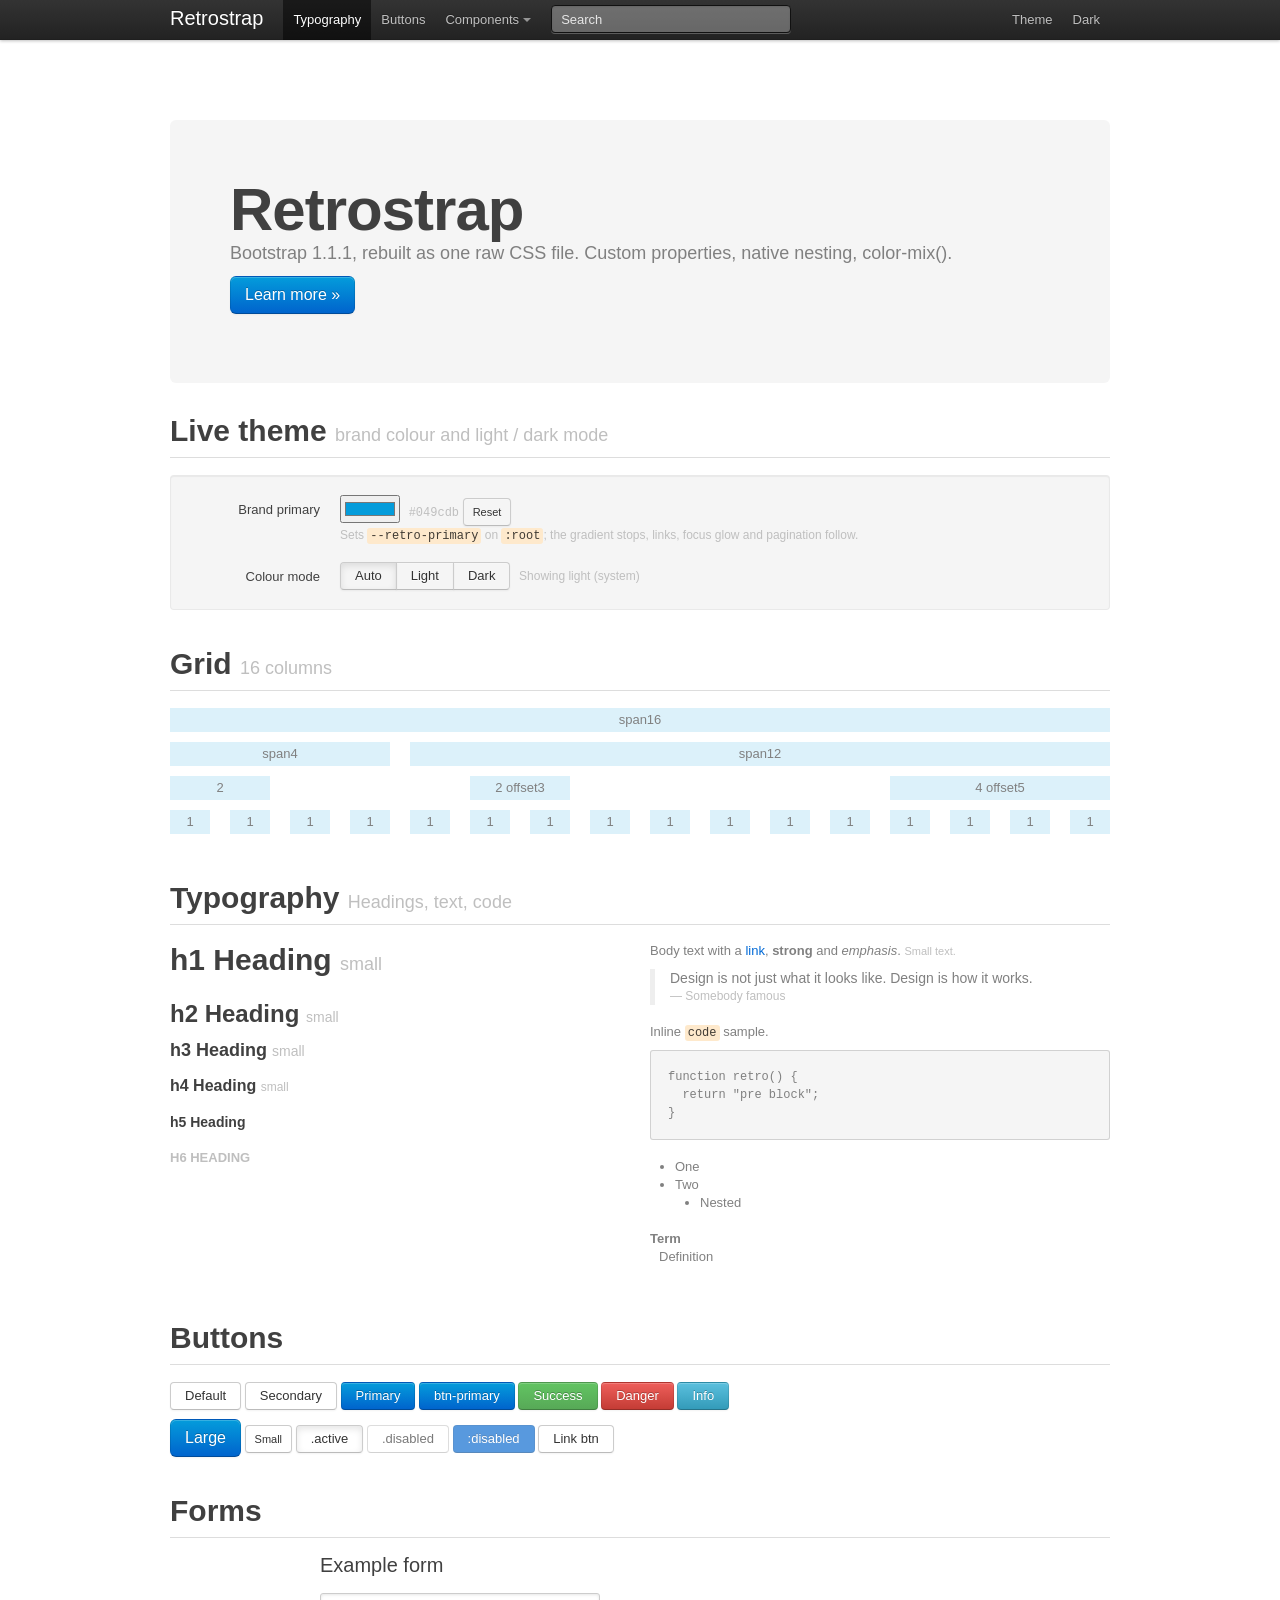
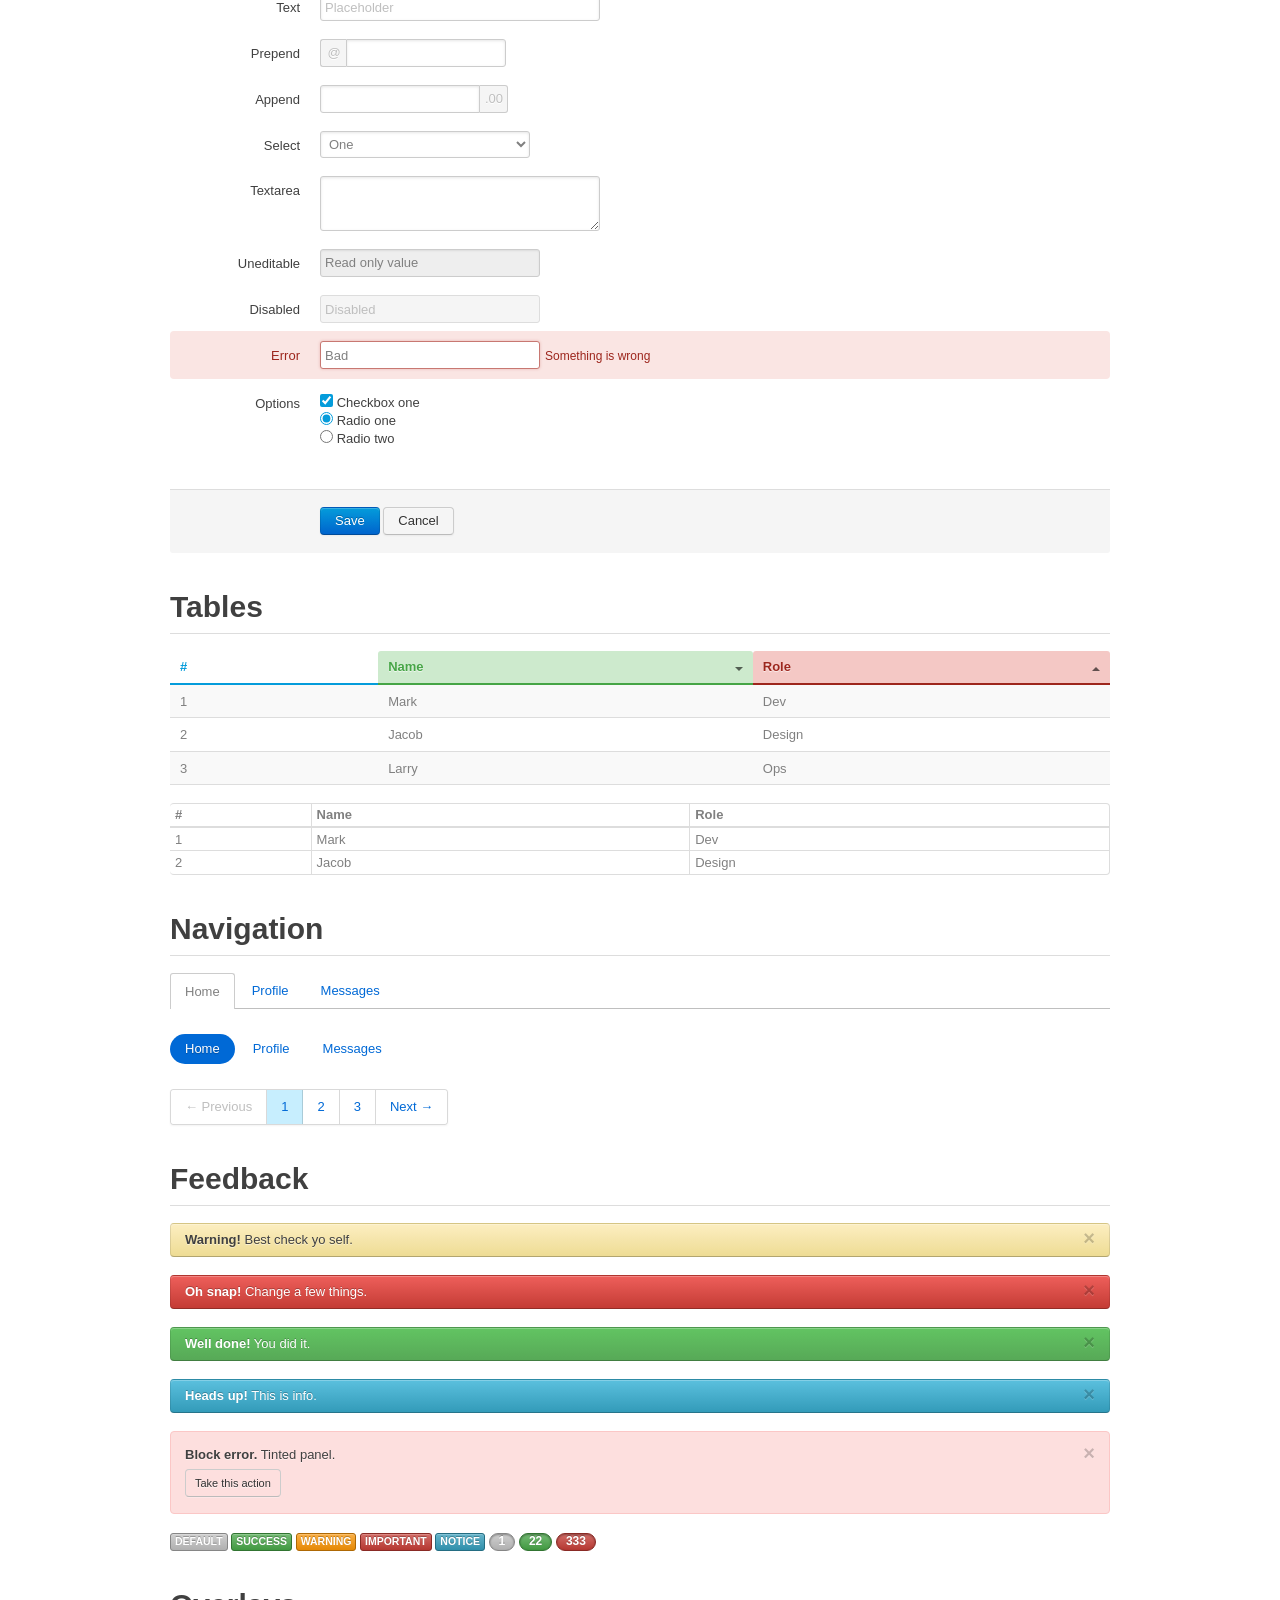
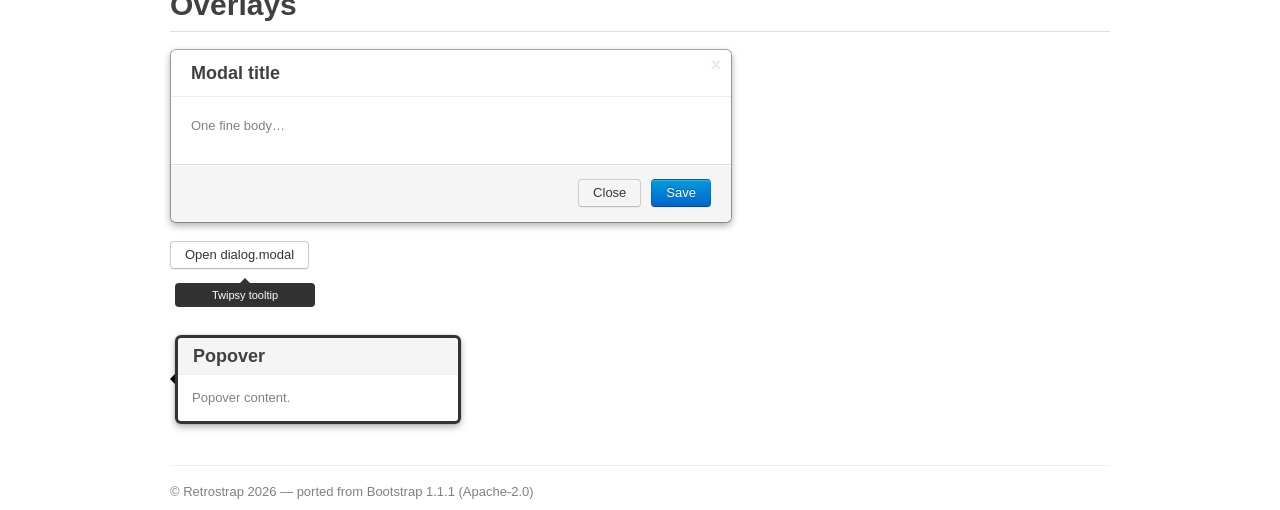
<file: retrostrap-demo.html>
<!DOCTYPE html>
<html lang="en">
<head>
  <meta charset="utf-8">
  <meta name="viewport" content="width=device-width, initial-scale=1">
  <title>Retrostrap demo</title>
  <script>
    /* Apply the saved theme before first paint to avoid a flash */
    try {
      const html = document.documentElement;
      const mode = localStorage.getItem('retro-mode');
      const brand = localStorage.getItem('retro-brand');
      if (mode === 'light' || mode === 'dark') html.dataset.theme = mode;
      if (brand) { html.dataset.retroBrand = 'derived'; html.style.setProperty('--retro-primary', brand); }
    } catch (e) {}
  </script>
  <link rel="stylesheet" href="retrostrap.css">
  <style>
    body { padding-top: 60px; }
    .swatch { width: 60px; padding: 2px; height: 28px; cursor: pointer; }
    .hex { font-family: var(--retro-font-mono); }
    section { margin-bottom: 36px; }
    .demo-row div[class*="span"] { background: color-mix(in srgb, var(--retro-primary) 14%, var(--retro-bg)); text-align: center; line-height: 24px; margin-bottom: 10px; }
    .static { position: relative; top: auto; left: auto; transform: none; margin: 0 0 18px; }
    .popover.static-pop { display: block; position: relative; width: 300px; margin-bottom: 18px; }
    .twipsy.static-tip { position: relative; display: block; width: 140px; margin: 0 0 18px; }
    .mode-group { display: inline-flex; }
    .mode-group .btn { border-radius: 0; margin-left: -1px; }
    .mode-group .btn:first-child { border-radius: 4px 0 0 4px; margin-left: 0; }
    .mode-group .btn:last-child { border-radius: 0 4px 4px 0; }
  </style>
</head>
<body>

<div class="topbar">
  <div class="fill">
    <div class="container">
      <h3><a href="#">Retrostrap</a></h3>
      <ul class="primary-nav">
        <li class="active"><a href="#typography">Typography</a></li>
        <li><a href="#buttons">Buttons</a></li>
        <li class="menu">
          <a href="#" class="menu">Components</a>
          <ul>
            <li><a href="#forms">Forms</a></li>
            <li><a href="#tables">Tables</a></li>
            <li class="divider"></li>
            <li><span>More</span></li>
            <li><a href="#overlays">Overlays</a></li>
          </ul>
        </li>
      </ul>
      <form action=""><input type="text" placeholder="Search"></form>
      <ul class="secondary-nav">
        <li><a href="#theme">Theme</a></li>
        <li><a href="#" id="mode-toggle" role="button" aria-pressed="false">Dark</a></li>
      </ul>
    </div>
  </div>
</div>

<div class="container">

  <div class="hero-unit">
    <h1>Retrostrap</h1>
    <p>Bootstrap 1.1.1, rebuilt as one raw CSS file. Custom properties, native nesting, color-mix().</p>
    <p><a class="btn primary large" href="#">Learn more &raquo;</a></p>
  </div>

  <section id="theme">
    <div class="page-header"><h1>Live theme <small>brand colour and light / dark mode</small></h1></div>
    <div class="well">
      <div class="clearfix">
        <label for="t-brand">Brand primary</label>
        <div class="input">
          <input class="swatch" id="t-brand" type="color" value="#049cdb">
          <span class="help-inline hex" id="t-brand-hex">#049cdb</span>
          <button class="btn small" type="button" id="t-brand-reset">Reset</button>
          <span class="help-block">Sets <code>--retro-primary</code> on <code>:root</code>; the gradient stops, links, focus glow and pagination follow.</span>
        </div>
      </div>
      <div class="clearfix" style="margin-bottom:0">
        <label>Colour mode</label>
        <div class="input">
          <span class="mode-group" role="group" aria-label="Colour mode">
            <button class="btn" type="button" data-mode="auto">Auto</button>
            <button class="btn" type="button" data-mode="light">Light</button>
            <button class="btn" type="button" data-mode="dark">Dark</button>
          </span>
          <span class="help-inline" id="t-mode-note"></span>
        </div>
      </div>
    </div>
  </section>

  <section id="grid">
    <div class="page-header"><h1>Grid <small>16 columns</small></h1></div>
    <div class="row demo-row">
      <div class="span16">span16</div>
    </div>
    <div class="row demo-row">
      <div class="span4">span4</div><div class="span12">span12</div>
    </div>
    <div class="row demo-row">
      <div class="span2">2</div><div class="span2 offset3">2 offset3</div><div class="span4 offset5">4 offset5</div>
    </div>
    <div class="row demo-row">
      <div class="span1">1</div><div class="span1">1</div><div class="span1">1</div><div class="span1">1</div>
      <div class="span1">1</div><div class="span1">1</div><div class="span1">1</div><div class="span1">1</div>
      <div class="span1">1</div><div class="span1">1</div><div class="span1">1</div><div class="span1">1</div>
      <div class="span1">1</div><div class="span1">1</div><div class="span1">1</div><div class="span1">1</div>
    </div>
  </section>

  <section id="typography">
    <div class="page-header"><h1>Typography <small>Headings, text, code</small></h1></div>
    <div class="row">
      <div class="span8">
        <h1>h1 Heading <small>small</small></h1>
        <h2>h2 Heading <small>small</small></h2>
        <h3>h3 Heading <small>small</small></h3>
        <h4>h4 Heading <small>small</small></h4>
        <h5>h5 Heading</h5>
        <h6>h6 Heading</h6>
      </div>
      <div class="span8">
        <p>Body text with a <a href="#">link</a>, <strong>strong</strong> and <em>emphasis</em>. <small>Small text.</small></p>
        <blockquote><p>Design is not just what it looks like. Design is how it works.</p><small>Somebody famous</small></blockquote>
        <p>Inline <code>code</code> sample.</p>
        <pre>function retro() {
  return "pre block";
}</pre>
        <ul><li>One</li><li>Two<ul><li>Nested</li></ul></li></ul>
        <dl><dt>Term</dt><dd>Definition</dd></dl>
      </div>
    </div>
  </section>

  <section id="buttons">
    <div class="page-header"><h1>Buttons</h1></div>
    <p>
      <button class="btn" type="button">Default</button>
      <button class="btn btn-secondary" type="button">Secondary</button>
      <button class="btn primary" type="button">Primary</button>
      <button class="btn btn-primary" type="button">btn-primary</button>
      <button class="btn success" type="button">Success</button>
      <button class="btn danger" type="button">Danger</button>
      <button class="btn info" type="button">Info</button>
    </p>
    <p>
      <button class="btn large primary" type="button">Large</button>
      <button class="btn small" type="button">Small</button>
      <button class="btn active" type="button">.active</button>
      <button class="btn disabled" type="button">.disabled</button>
      <button class="btn primary" type="button" disabled>:disabled</button>
      <a class="btn" href="#">Link btn</a>
    </p>
  </section>

  <section id="forms">
    <div class="page-header"><h1>Forms</h1></div>
    <form>
      <fieldset>
        <legend>Example form</legend>
        <div class="clearfix"><label for="x1">Text</label><div class="input"><input id="x1" class="xlarge" type="text" placeholder="Placeholder"></div></div>
        <div class="clearfix"><label for="x2">Prepend</label><div class="input"><div class="input-prepend"><span class="add-on">@</span><input id="x2" class="medium" type="text"></div></div></div>
        <div class="clearfix"><label for="x3">Append</label><div class="input"><div class="input-append"><input id="x3" class="medium" type="text"><span class="add-on">.00</span></div></div></div>
        <div class="clearfix"><label for="x4">Select</label><div class="input"><select id="x4"><option>One</option><option>Two</option></select></div></div>
        <div class="clearfix"><label for="x5">Textarea</label><div class="input"><textarea id="x5" class="xlarge" rows="3"></textarea></div></div>
        <div class="clearfix"><label for="x6">Uneditable</label><div class="input"><span class="uneditable-input">Read only value</span></div></div>
        <div class="clearfix"><label for="x7">Disabled</label><div class="input"><input id="x7" type="text" disabled value="Disabled"></div></div>
        <div class="clearfix error"><label for="x8">Error</label><div class="input"><input id="x8" type="text" value="Bad"><span class="help-inline">Something is wrong</span></div></div>
        <div class="clearfix"><label>Options</label><div class="input"><ul class="inputs-list">
          <li><label><input type="checkbox" checked> <span>Checkbox one</span></label></li>
          <li><label><input type="radio" name="r" checked> <span>Radio one</span></label></li>
          <li><label><input type="radio" name="r"> <span>Radio two</span></label></li>
        </ul></div></div>
      </fieldset>
      <div class="actions"><button class="btn primary" type="submit">Save</button>&nbsp;<button class="btn" type="reset">Cancel</button></div>
    </form>
  </section>

  <section id="tables">
    <div class="page-header"><h1>Tables</h1></div>
    <table class="zebra-striped">
      <thead><tr><th class="header blue">#</th><th class="header headerSortUp green">Name</th><th class="header headerSortDown red">Role</th></tr></thead>
      <tbody>
        <tr><td>1</td><td>Mark</td><td>Dev</td></tr>
        <tr><td>2</td><td>Jacob</td><td>Design</td></tr>
        <tr><td>3</td><td>Larry</td><td>Ops</td></tr>
      </tbody>
    </table>
    <table class="bordered-table condensed-table">
      <thead><tr><th>#</th><th>Name</th><th>Role</th></tr></thead>
      <tbody><tr><td>1</td><td>Mark</td><td>Dev</td></tr><tr><td>2</td><td>Jacob</td><td>Design</td></tr></tbody>
    </table>
  </section>

  <section id="navigation">
    <div class="page-header"><h1>Navigation</h1></div>
    <ul class="tabs"><li class="active"><a href="#">Home</a></li><li><a href="#">Profile</a></li><li><a href="#">Messages</a></li></ul>
    <ul class="pills"><li class="active"><a href="#">Home</a></li><li><a href="#">Profile</a></li><li><a href="#">Messages</a></li></ul>
    <div class="pagination"><ul>
      <li class="prev disabled"><a href="#">&larr; Previous</a></li>
      <li class="active"><a href="#">1</a></li><li><a href="#">2</a></li><li><a href="#">3</a></li>
      <li class="next"><a href="#">Next &rarr;</a></li>
    </ul></div>
  </section>

  <section id="feedback">
    <div class="page-header"><h1>Feedback</h1></div>
    <div class="alert-message warning"><a class="close" href="#">&times;</a><p><strong>Warning!</strong> Best check yo self.</p></div>
    <div class="alert-message danger"><a class="close" href="#">&times;</a><p><strong>Oh snap!</strong> Change a few things.</p></div>
    <div class="alert-message success"><a class="close" href="#">&times;</a><p><strong>Well done!</strong> You did it.</p></div>
    <div class="alert-message info"><a class="close" href="#">&times;</a><p><strong>Heads up!</strong> This is info.</p></div>
    <div class="alert-message block-message error"><a class="close" href="#">&times;</a><p><strong>Block error.</strong> Tinted panel.</p><div class="alert-actions"><a class="btn small" href="#">Take this action</a></div></div>
    <p>
      <span class="label">Default</span> <span class="label success">Success</span> <span class="label warning">Warning</span>
      <span class="label important">Important</span> <span class="label notice">Notice</span>
      <span class="badge">1</span> <span class="badge success">22</span> <span class="badge important">333</span>
    </p>
  </section>

  <section id="overlays">
    <div class="page-header"><h1>Overlays</h1></div>
    <div class="modal static">
      <div class="modal-header"><h3>Modal title</h3><a href="#" class="close">&times;</a></div>
      <div class="modal-body"><p>One fine body&hellip;</p></div>
      <div class="modal-footer"><a href="#" class="btn primary">Save</a><a href="#" class="btn secondary">Close</a></div>
    </div>
    <p>
      <button class="btn" type="button" id="open-dialog">Open dialog.modal</button>
    </p>
    <div class="twipsy static-tip below"><div class="twipsy-arrow"></div><div class="twipsy-inner">Twipsy tooltip</div></div>
    <div class="popover static-pop right"><div class="arrow"></div><div class="inner"><h3 class="title">Popover</h3><div class="content"><p>Popover content.</p></div></div></div>
    <dialog class="modal" id="dlg">
      <div class="modal-header"><h3>Native dialog</h3></div>
      <div class="modal-body"><p>Backdrop is ::backdrop.</p></div>
      <div class="modal-footer"><button class="btn primary" type="button" id="close-dialog">OK</button></div>
    </dialog>
  </section>

  <footer><p>&copy; Retrostrap 2026 &mdash; ported from Bootstrap 1.1.1 (Apache-2.0)</p></footer>
</div>

<script>
  const html = document.documentElement;
  const DEFAULT_BRAND = '#049cdb';
  const dark = matchMedia('(prefers-color-scheme: dark)');
  const store = {
    get: k => { try { return localStorage.getItem(k); } catch (e) { return null; } },
    set: (k, v) => { try { v == null ? localStorage.removeItem(k) : localStorage.setItem(k, v); } catch (e) {} }
  };

  /* Colour mode: 'auto' (no attribute, follows the OS), 'light' or 'dark' */
  const modeButtons = document.querySelectorAll('[data-mode]');
  const toggle = document.getElementById('mode-toggle');
  const note = document.getElementById('t-mode-note');
  const effective = () => html.dataset.theme || (dark.matches ? 'dark' : 'light');

  function syncMode() {
    const current = html.dataset.theme || 'auto';
    modeButtons.forEach(b => {
      const on = b.dataset.mode === current;
      b.classList.toggle('active', on);
      b.setAttribute('aria-pressed', on);
    });
    toggle.textContent = effective() === 'dark' ? 'Light' : 'Dark';
    toggle.setAttribute('aria-pressed', effective() === 'dark');
    note.textContent = 'Showing ' + effective() + (current === 'auto' ? ' (system)' : '');
  }
  function setMode(mode) {
    if (mode === 'auto') delete html.dataset.theme; else html.dataset.theme = mode;
    store.set('retro-mode', mode === 'auto' ? null : mode);
    syncMode();
  }
  modeButtons.forEach(b => b.addEventListener('click', () => setMode(b.dataset.mode)));
  toggle.addEventListener('click', e => { e.preventDefault(); setMode(effective() === 'dark' ? 'light' : 'dark'); });
  dark.addEventListener('change', syncMode);

  /* Brand colour: only --retro-primary is set; data-retro-brand="derived"
     lets the CSS derive the dark stop, focus glow and link colour from it. */
  const brand = document.getElementById('t-brand');
  const brandHex = document.getElementById('t-brand-hex');
  function setBrand(value) {
    html.dataset.retroBrand = 'derived';
    html.style.setProperty('--retro-primary', value);
    brand.value = brandHex.textContent = value;
    store.set('retro-brand', value);
  }
  brand.addEventListener('input', e => setBrand(e.target.value));
  document.getElementById('t-brand-reset').addEventListener('click', () => {
    delete html.dataset.retroBrand;
    html.style.removeProperty('--retro-primary');
    brand.value = brandHex.textContent = DEFAULT_BRAND;
    store.set('retro-brand', null);
  });
  if (store.get('retro-brand')) setBrand(store.get('retro-brand'));
  syncMode();

  const dlg = document.getElementById('dlg');
  document.getElementById('open-dialog').addEventListener('click', () => dlg.showModal());
  document.getElementById('close-dialog').addEventListener('click', () => dlg.close());
  document.querySelectorAll('.topbar li.menu > a').forEach(a => a.addEventListener('click', e => { e.preventDefault(); a.parentElement.classList.toggle('open'); }));
</script>
</body>
</html>
</file>
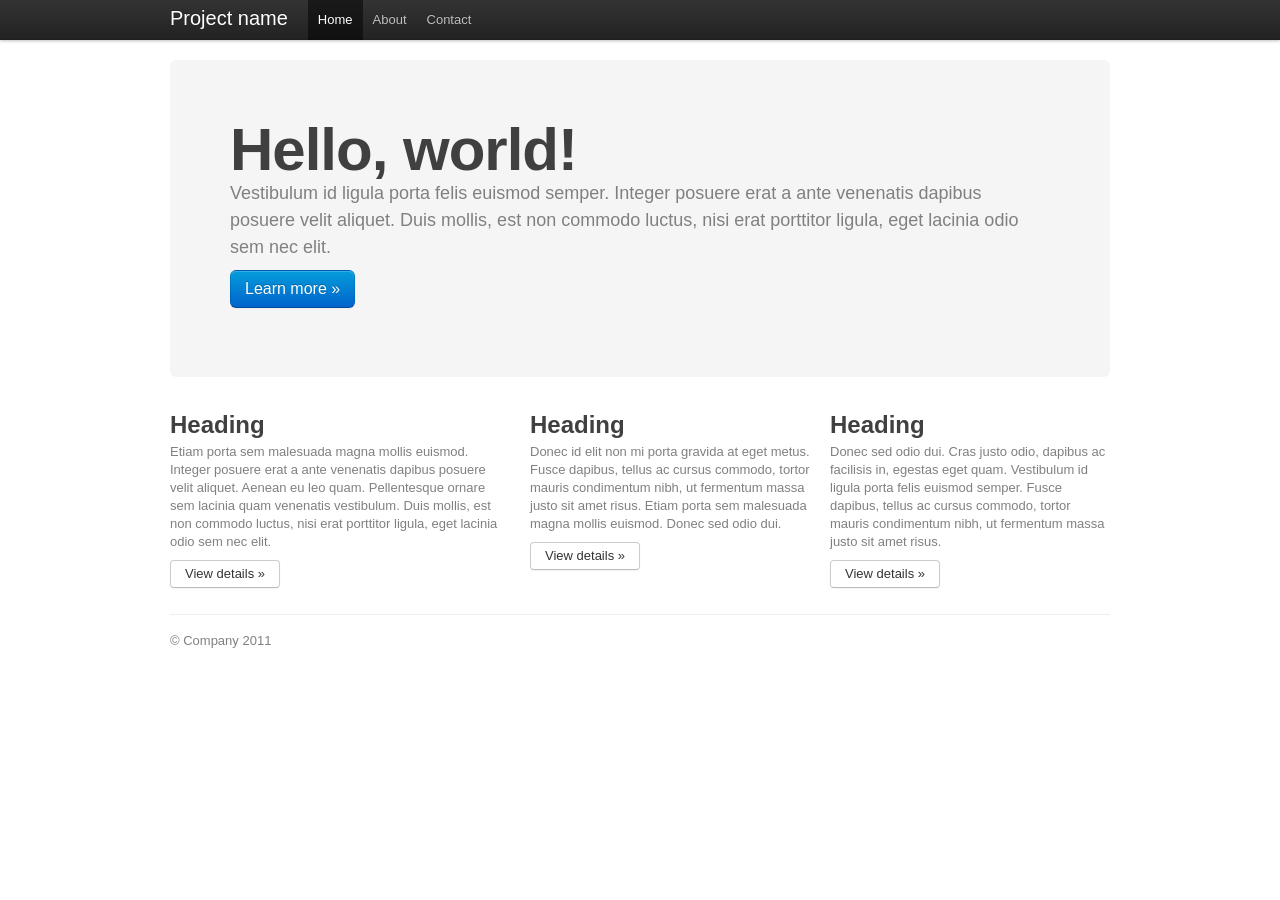
<file: examples/hero.html>
<!DOCTYPE html>
<html lang="en">
  <head>
    <meta charset="utf-8">
    <meta name="viewport" content="width=device-width, initial-scale=1">
    <title>Bootstrap, from Twitter</title>
    <meta name="description" content="">
    <meta name="author" content="">

    <!-- Le HTML5 shim, for IE6-8 support of HTML elements -->
    <!--[if lt IE 9]>
      <script src="http://html5shim.googlecode.com/svn/trunk/html5.js"></script>
    <![endif]-->

    <!-- Le styles -->
    <link href="../retrostrap.css" rel="stylesheet">

    <!-- Le fav and touch icons -->
    <link rel="shortcut icon" href="images/favicon.ico">
    <link rel="apple-touch-icon" href="images/apple-touch-icon.png">
    <link rel="apple-touch-icon" sizes="72x72" href="images/apple-touch-icon-72x72.png">
    <link rel="apple-touch-icon" sizes="114x114" href="images/apple-touch-icon-114x114.png">
  </head>

  <body>

    <div class="topbar">
      <div class="fill">
        <div class="container">
          <h3><a href="#">Project name</a></h3>
          <ul>
            <li class="active"><a href="#">Home</a></li>
            <li><a href="#about">About</a></li>
            <li><a href="#contact">Contact</a></li>
          </ul>
        </div>
      </div>
    </div>

    <div class="container">

      <!-- Main hero unit for a primary marketing message or call to action -->
      <div class="hero-unit">
        <h1>Hello, world!</h1>
        <p>Vestibulum id ligula porta felis euismod semper. Integer posuere erat a ante venenatis dapibus posuere velit aliquet. Duis mollis, est non commodo luctus, nisi erat porttitor ligula, eget lacinia odio sem nec elit.</p>
        <p><a class="btn primary large">Learn more &raquo;</a></p>
      </div>

      <!-- Example row of columns -->
      <div class="row">
        <div class="span6">
          <h2>Heading</h2>
          <p>Etiam porta sem malesuada magna mollis euismod. Integer posuere erat a ante venenatis dapibus posuere velit aliquet. Aenean eu leo quam. Pellentesque ornare sem lacinia quam venenatis vestibulum. Duis mollis, est non commodo luctus, nisi erat porttitor ligula, eget lacinia odio sem nec elit.</p>
          <p><a class="btn" href="#">View details &raquo;</a></p>
        </div>
        <div class="span5">
          <h2>Heading</h2>
           <p>Donec id elit non mi porta gravida at eget metus. Fusce dapibus, tellus ac cursus commodo, tortor mauris condimentum nibh, ut fermentum massa justo sit amet risus. Etiam porta sem malesuada magna mollis euismod. Donec sed odio dui. </p>
          <p><a class="btn" href="#">View details &raquo;</a></p>
       </div>
        <div class="span5">
          <h2>Heading</h2>
          <p>Donec sed odio dui. Cras justo odio, dapibus ac facilisis in, egestas eget quam. Vestibulum id ligula porta felis euismod semper. Fusce dapibus, tellus ac cursus commodo, tortor mauris condimentum nibh, ut fermentum massa justo sit amet risus.</p>
          <p><a class="btn" href="#">View details &raquo;</a></p>
        </div>
      </div>

      <footer>
        <p>&copy; Company 2011</p>
      </footer>

    </div> <!-- /container -->

  </body>
</html>
</file>
